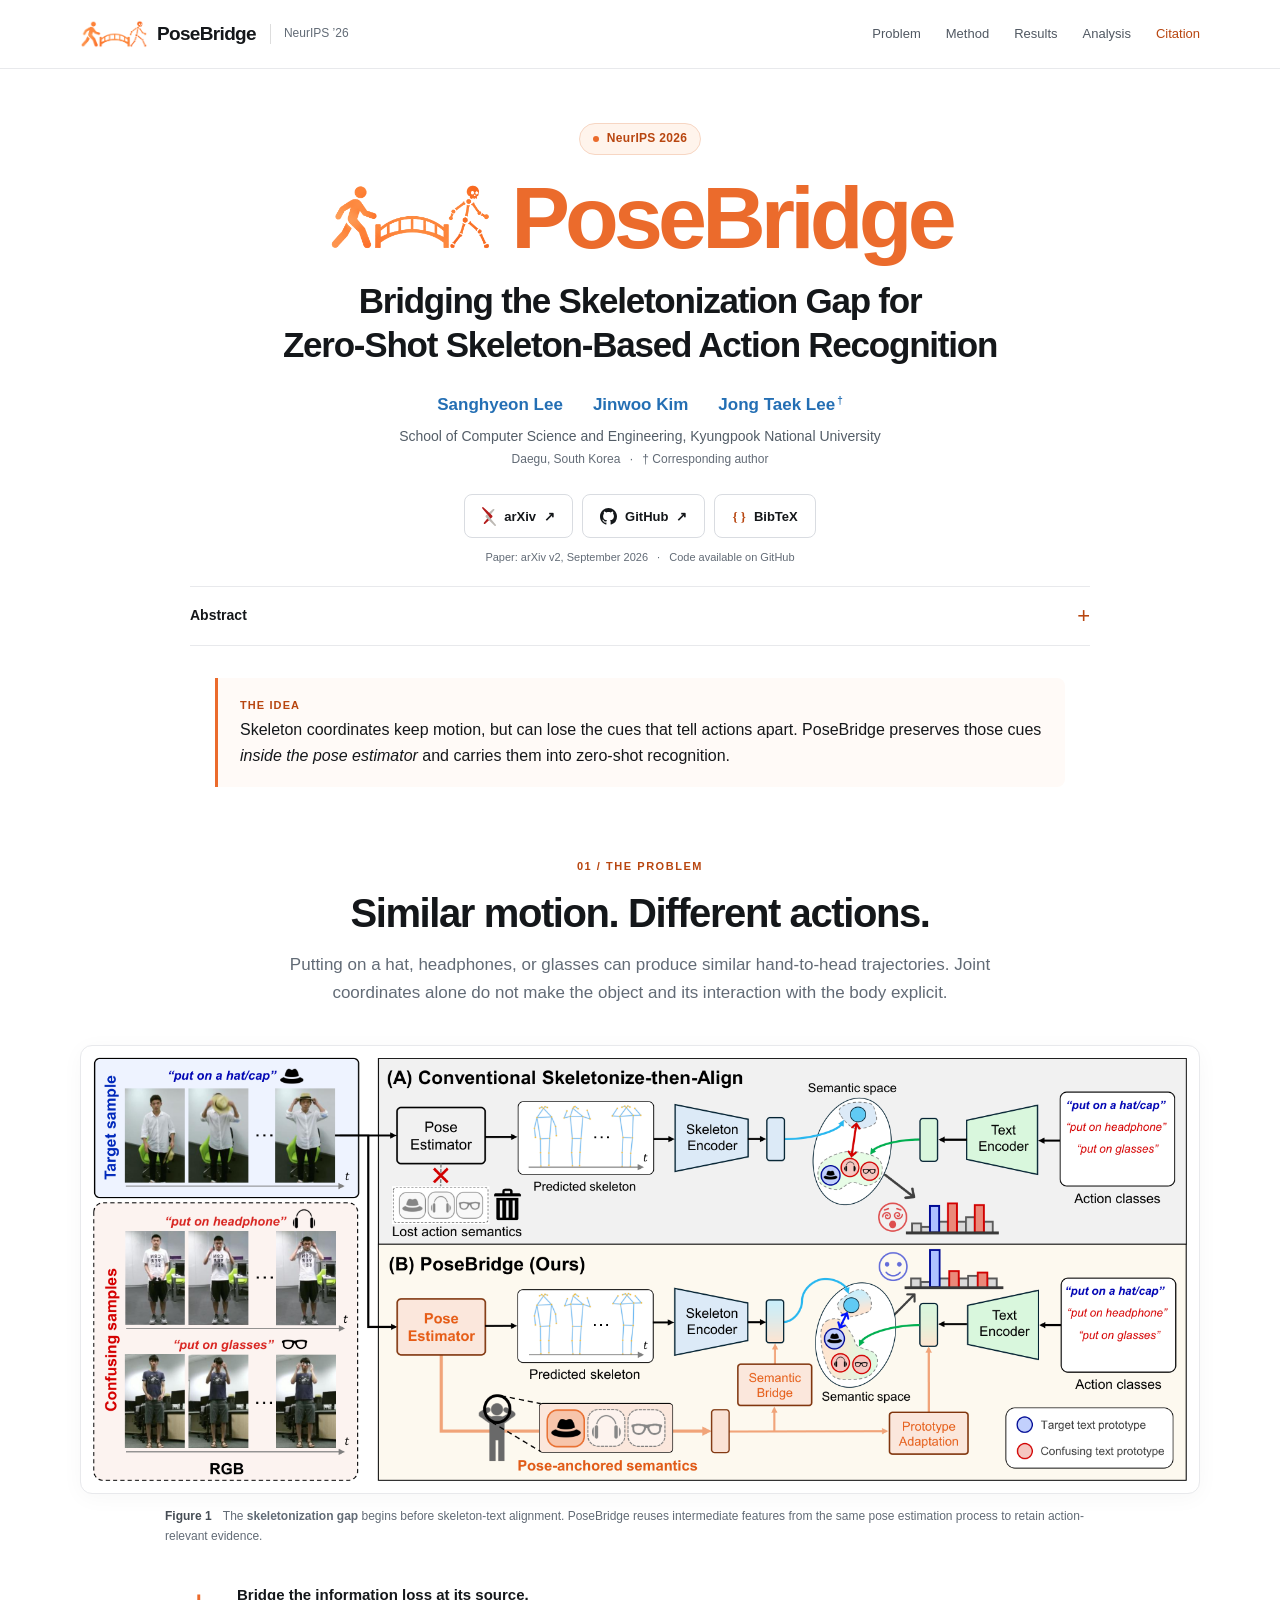
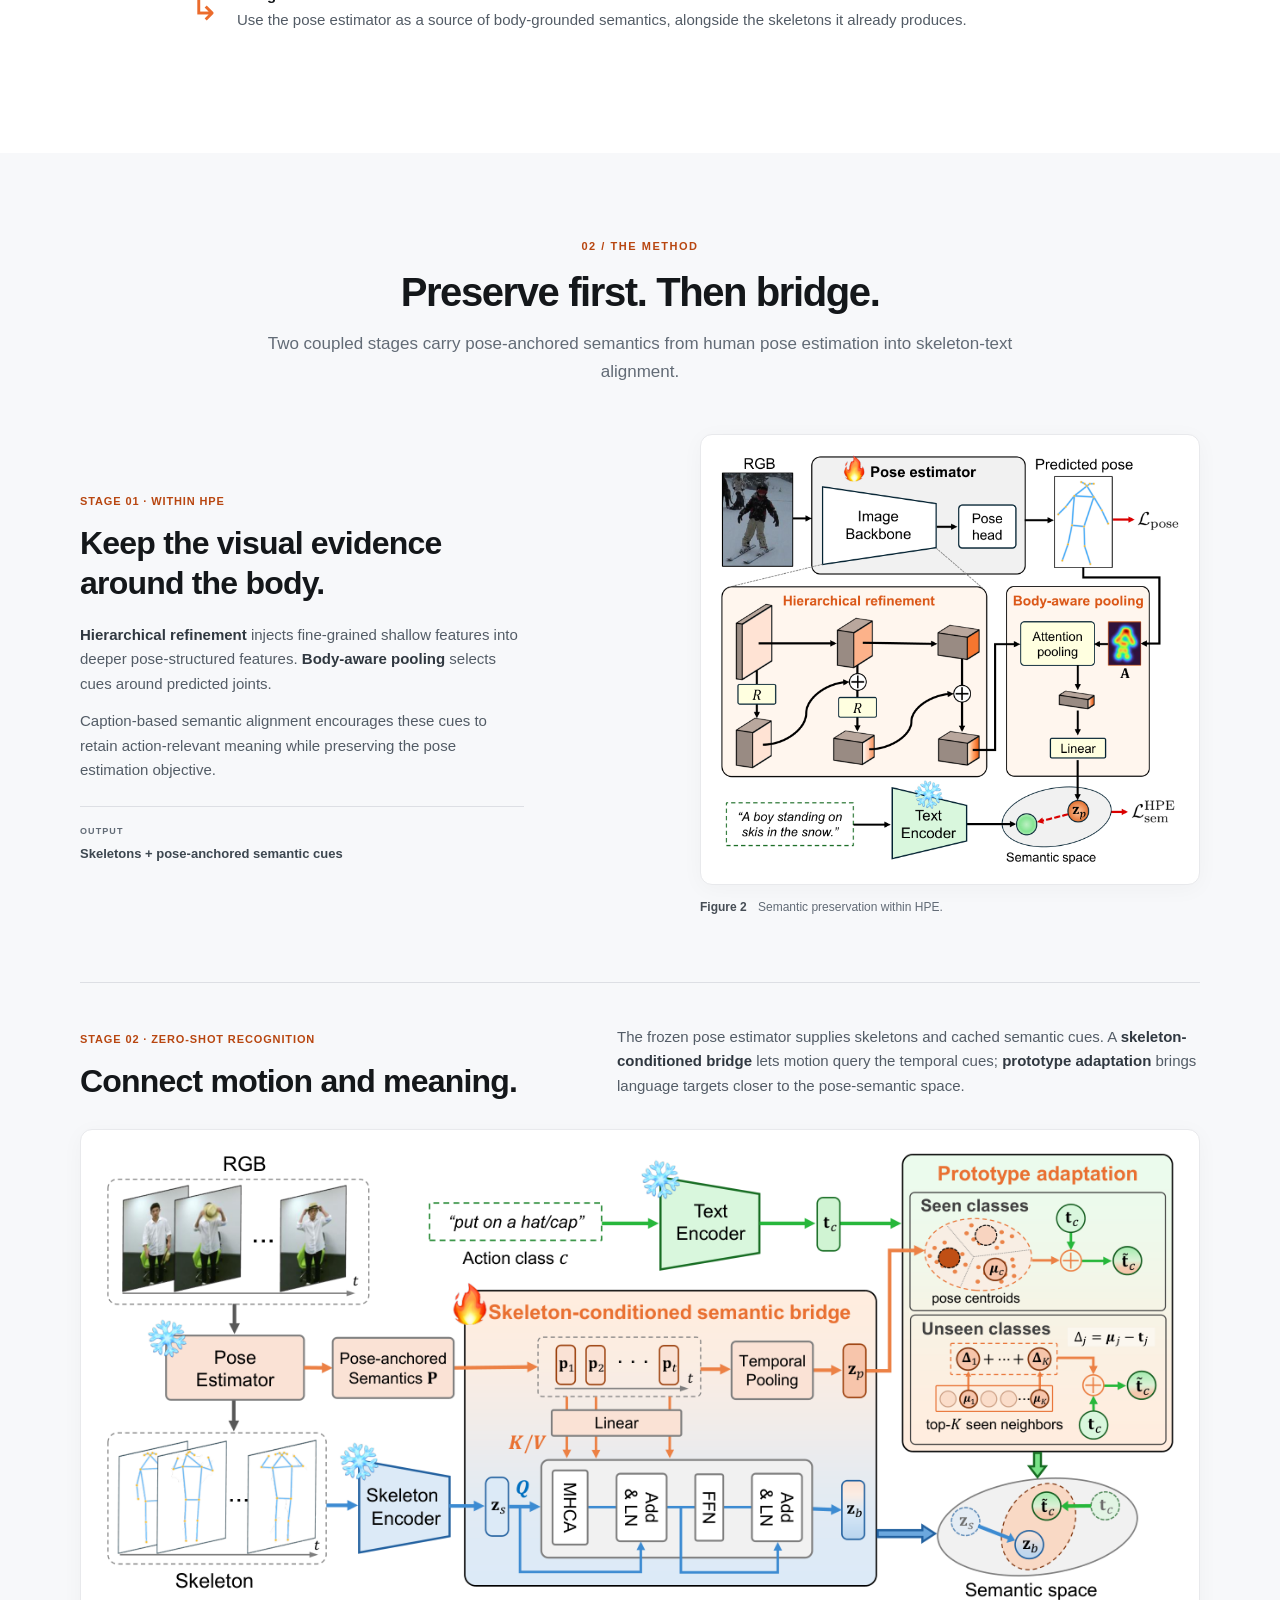
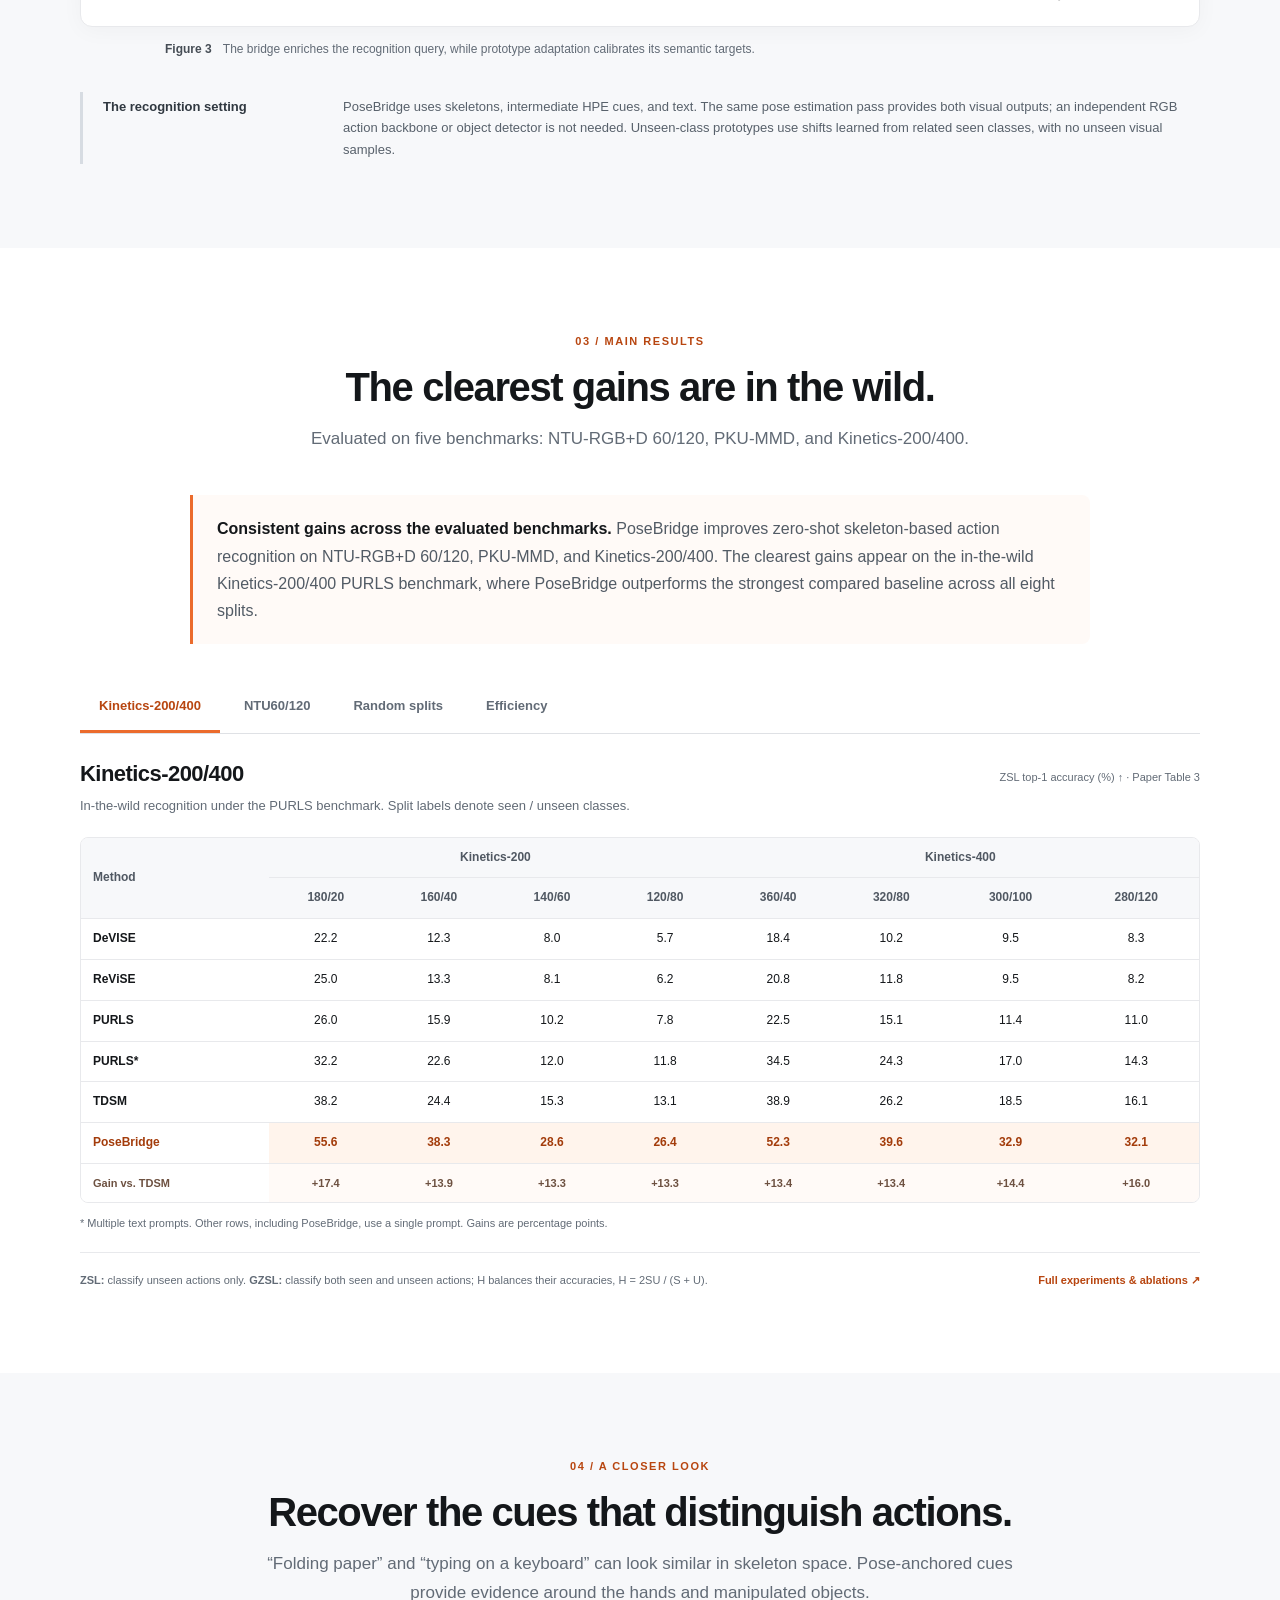
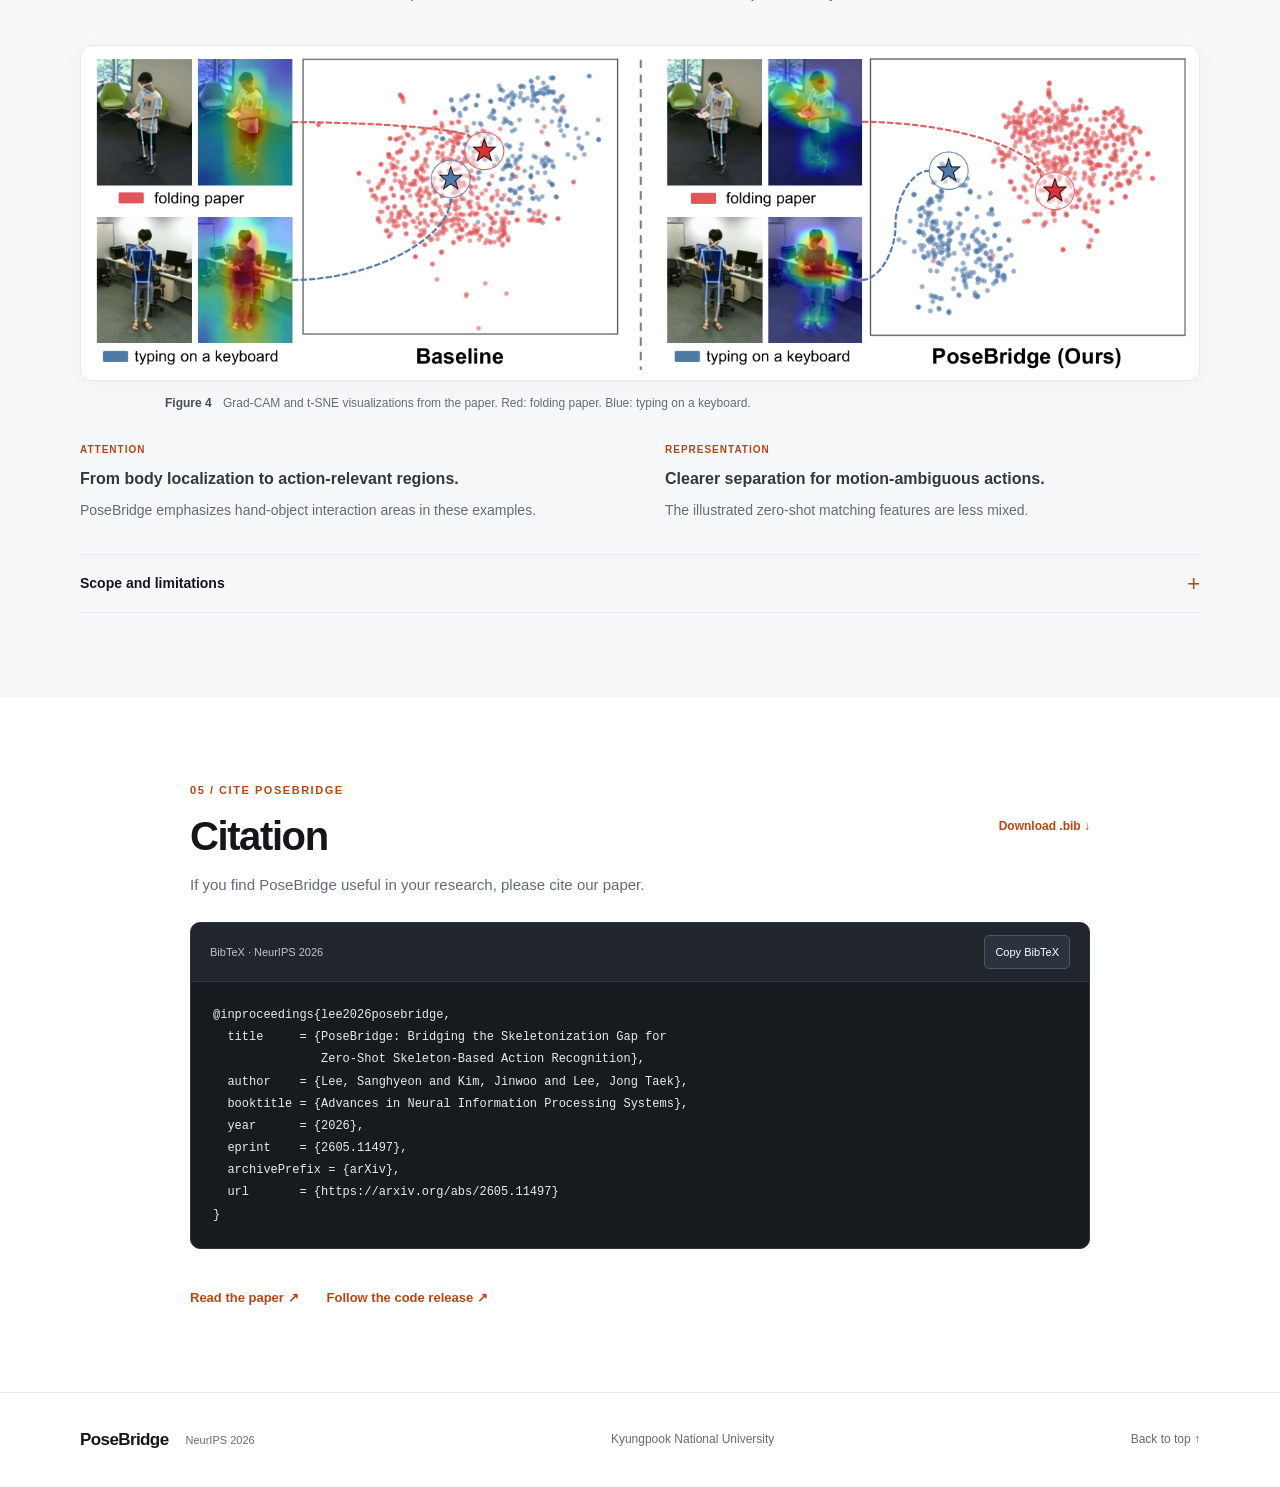
<file: docs/index.html>
<!doctype html>
<html lang="en">
<head>
  <meta charset="utf-8">
  <meta name="viewport" content="width=device-width,initial-scale=1">
  <meta name="description" content="PoseBridge preserves action-relevant visual cues inside human pose estimation and bridges them to zero-shot skeleton-text alignment. NeurIPS 2026.">
  <meta name="theme-color" content="#ffffff">
  <meta property="og:title" content="PoseBridge | NeurIPS 2026">
  <meta property="og:description" content="Bridging the Skeletonization Gap for Zero-Shot Skeleton-Based Action Recognition.">
  <meta property="og:image" content="https://hyeon0819.github.io/PoseBridge/assets/figure1.png">
  <meta property="og:type" content="website">
  <meta property="og:url" content="https://hyeon0819.github.io/PoseBridge/">
  <link rel="canonical" href="https://hyeon0819.github.io/PoseBridge/">
  <meta name="citation_title" content="PoseBridge: Bridging the Skeletonization Gap for Zero-Shot Skeleton-Based Action Recognition">
  <meta name="citation_author" content="Sanghyeon Lee">
  <meta name="citation_author" content="Jinwoo Kim">
  <meta name="citation_author" content="Jong Taek Lee">
  <meta name="citation_publication_date" content="2026">
  <meta name="citation_conference_title" content="Advances in Neural Information Processing Systems">
  <meta name="citation_pdf_url" content="https://arxiv.org/pdf/2605.11497v2">
  <link rel="icon" href="assets/favicon.svg?v=3" type="image/svg+xml">
  <style>
:root{--ink:#14171a;--muted:#626b76;--line:#e8e9ec;--soft:#f7f8fa;--orange:#eb6b2c;--orange-dark:#b84610;--orange-soft:#fff4ec;--blue:#246fb4;--max:1120px}
*{box-sizing:border-box}html{scroll-behavior:smooth;scroll-padding-top:82px}body{margin:0;color:var(--ink);background:#fff;font-family:Inter,ui-sans-serif,-apple-system,BlinkMacSystemFont,"Segoe UI",Helvetica,Arial,sans-serif;line-height:1.65;-webkit-font-smoothing:antialiased}a{color:inherit;text-underline-offset:4px}button{font:inherit}button,a{-webkit-tap-highlight-color:transparent}button{cursor:pointer}img{display:block;max-width:100%;height:auto}button:focus-visible,a:focus-visible,summary:focus-visible,[tabindex]:focus-visible{outline:3px solid var(--blue);outline-offset:4px}button:disabled{cursor:default}.container{width:min(var(--max),calc(100% - 48px));margin:0 auto}.narrow{max-width:900px}.sr-only,.skip-link:not(:focus){position:absolute;width:1px;height:1px;padding:0;margin:-1px;overflow:hidden;clip:rect(0,0,0,0);white-space:nowrap;border:0}.skip-link:focus{position:fixed;top:12px;left:12px;background:#fff;padding:12px;z-index:100}h1,h2,h3,p,figure{margin:0}h2{font-size:clamp(29px,3.2vw,40px);line-height:1.2;letter-spacing:-.035em}h3{font-size:28px;line-height:1.25;letter-spacing:-.025em}
.nav{position:sticky;top:0;z-index:20;background:rgba(255,255,255,.96);border-bottom:1px solid var(--line);backdrop-filter:blur(12px)}.nav-inner{width:min(var(--max),calc(100% - 48px));min-height:68px;margin:auto;display:flex;align-items:center;justify-content:space-between;gap:20px}.brand{display:inline-flex;gap:9px;align-items:center;font-size:19px;font-weight:800;text-decoration:none;letter-spacing:-.035em}.brand svg{color:var(--orange)}.nav-venue{font-weight:500;font-size:12px;color:var(--muted);letter-spacing:0;border-left:1px solid #ddd;padding-left:13px;margin-left:5px}.nav-links{display:flex;gap:25px;align-items:center}.nav-links a{font-size:13px;text-decoration:none;color:#505862;padding:20px 0}.nav-links a:hover,.nav-links a.active{color:var(--orange-dark)}.menu-toggle{display:none}
.hero{text-align:center;padding:54px 0 0}.venue-pill{display:inline-flex;gap:8px;align-items:center;padding:5px 13px;border:1px solid #f7d6c3;border-radius:999px;color:var(--orange-dark);background:var(--orange-soft);font-size:12px;font-weight:700;letter-spacing:.025em}.venue-dot{width:6px;height:6px;background:var(--orange);border-radius:50%}h1{color:var(--orange);font-size:clamp(56px,7.5vw,88px);line-height:1.08;letter-spacing:-.055em;margin:15px 0 14px;font-weight:780}.paper-title{font-size:clamp(24px,3vw,35px);font-weight:650;letter-spacing:-.035em;line-height:1.25;max-width:1000px;margin:auto}.authors{display:flex;justify-content:center;flex-wrap:wrap;gap:6px 30px;margin-top:25px;font-size:17px;font-weight:600;color:var(--blue)}.authors a{text-decoration:none}.authors a:hover{text-decoration:underline}.authors sup{font-size:10px;margin-left:2px}.affiliation{font-size:14px;color:#535d67;margin-top:6px}.corresponding{font-size:12px;color:var(--muted);margin-top:2px}.corresponding span,.resource-note span{margin:0 6px}.link-row{display:flex;gap:9px;flex-wrap:wrap;justify-content:center;margin-top:24px}.resource-logo{display:block;width:17px;height:17px;object-fit:contain;flex:none}.arxiv-logo{width:14px;height:19px}.github-logo{width:17px;height:17px}.paper-button{display:inline-flex;align-items:center;justify-content:center;gap:8px;min-height:44px;padding:0 17px;border:1px solid #d9dce1;border-radius:8px;background:#fff;text-decoration:none;font-size:13px;font-weight:650;transition:transform .15s,border-color .15s}.paper-button:hover{transform:translateY(-2px);border-color:#aeb5bc}.paper-button.primary{background:var(--ink);color:white;border-color:var(--ink)}.button-icon{font-weight:700;font-family:Georgia,serif;color:var(--orange-dark)}.resource-note{font-size:11px;margin-top:10px;color:var(--muted)}.hero-abstract{margin-top:20px;text-align:left}.hero-abstract .abstract-body a{color:var(--orange-dark);overflow-wrap:anywhere}.tldr{max-width:850px;margin:32px auto 0;padding:18px 22px;border-left:3px solid var(--orange);border-radius:0 8px 8px 0;background:#fffaf7;text-align:left;font-size:16px;line-height:1.65}.tldr strong{display:block;font-size:11px;color:var(--orange-dark);text-transform:uppercase;letter-spacing:.1em;margin-bottom:3px}
.section{padding:84px 0;scroll-margin-top:18px}.problem-section{padding-top:70px}.soft-bg{background:var(--soft)}.section-heading{max-width:770px;text-align:center;margin:0 auto 38px}.section-heading h2{margin-bottom:14px}.section-heading p{color:var(--muted);font-size:17px;line-height:1.65}.eyebrow{display:block;margin-bottom:13px;font-weight:750;font-size:11px;color:var(--orange-dark);letter-spacing:.14em}.wide-figure{margin:0}.figure-button{position:relative;display:block;border:1px solid var(--line);padding:10px;background:#fff;border-radius:12px;width:100%;overflow:hidden;text-align:left;box-shadow:0 4px 22px rgba(20,23,26,.035)}.figure-button img{width:100%}.figure-button:hover{border-color:#d1b5a6}.zoom-hint{position:absolute;right:9px;bottom:9px;padding:4px 8px;background:rgba(255,255,255,.96);border:1px solid #e5e5e5;border-radius:5px;color:#505862;font-size:10px;line-height:1.5;opacity:0;transition:opacity .15s}.figure-button:hover .zoom-hint,.figure-button:focus-visible .zoom-hint{opacity:1}figcaption{max-width:950px;margin:13px auto 0;font-size:12px;line-height:1.65;color:var(--muted)}.figure-label{font-weight:750;color:#464d55;margin-right:8px}.takeaway{display:flex;gap:18px;align-items:center;max-width:900px;margin:32px auto;color:#525b65;font-size:15px}.takeaway strong{display:block;color:var(--ink)}.takeaway-marker{font-size:35px;color:var(--orange)}details{max-width:900px;margin:auto;border-top:1px solid var(--line);border-bottom:1px solid var(--line)}summary{list-style:none;display:flex;justify-content:space-between;align-items:center;cursor:pointer;padding:17px 0;font-size:14px;font-weight:600}summary::-webkit-details-marker{display:none}summary span{font-size:22px;line-height:1;font-weight:400;color:var(--orange-dark)}details[open] summary span{transform:rotate(45deg)}.abstract-body{padding:0 0 20px;color:#4c555f;font-size:15px}.abstract-body p+p{margin-top:13px}
.method-block{display:grid;grid-template-columns:.85fr 1.15fr;gap:75px;align-items:center;margin:48px 0 64px}.method-copy h3{margin:9px 0 20px;font-size:32px}.step-number{font-size:11px;font-weight:750;color:var(--orange-dark);letter-spacing:.08em}.method-copy p{font-size:15px;color:#535c66;margin:12px 0}.method-copy strong,.method-two-heading strong{color:#303840}.method-figure{max-width:500px;justify-self:end}.method-figure .figure-button{padding:18px}.stage-output{border-top:1px solid #dddfe4;padding-top:17px;margin-top:23px;color:#3d4750;font-size:13px;font-weight:550}.stage-output span{display:block;font-size:9px;letter-spacing:.12em;color:var(--muted);margin-bottom:4px}.method-stage-two{border-top:1px solid #dddfe4;padding-top:42px}.method-two-heading{display:grid;grid-template-columns:.9fr 1.1fr;gap:60px;align-items:start;margin-bottom:28px}.method-two-heading h3{margin-top:10px;font-size:32px}.method-two-heading p{font-size:15px;color:#535c66}.method-stage-two .figure-button{padding:22px}.protocol{display:grid;grid-template-columns:210px 1fr;gap:30px;margin-top:32px;border-left:3px solid #d7dce2;padding:4px 0 4px 20px;font-size:13px;color:#58616b}.protocol strong{color:#303840}.protocol p{margin:0}
.results-intro{display:grid;grid-template-columns:1.15fr .85fr;align-items:center;gap:60px;margin:42px 0}.results-summary-copy{display:block;max-width:900px;margin:42px auto 38px;padding:20px 24px;border-left:3px solid var(--orange);border-radius:0 8px 8px 0;background:#fffaf7}.results-summary-copy p{font-size:16px;line-height:1.7;color:#525b65}.results-summary-copy strong{color:var(--ink)}.lead-stat strong{display:block;font-size:clamp(40px,4.9vw,60px);line-height:1.1;letter-spacing:-.055em;color:var(--orange-dark)}.lead-stat strong span{font-size:21px;letter-spacing:0;margin-left:8px}.lead-stat p{font-size:14px;line-height:1.6;color:var(--muted);margin-top:12px}.result-summary{border-left:1px solid var(--line);padding-left:40px}.result-summary p{font-size:14px}.result-summary p+p{margin-top:18px}.result-summary strong{font-size:26px;letter-spacing:-.035em;margin-right:8px}.result-summary span{display:block;font-size:12px;color:var(--muted);margin-top:-2px}.result-tabs{display:flex;gap:5px;border-bottom:1px solid #dfe1e5;overflow-x:auto;scrollbar-width:thin}.result-tabs button{border:0;background:transparent;padding:13px 19px;font-size:13px;white-space:nowrap;color:var(--muted);border-bottom:3px solid transparent;font-weight:600}.result-tabs button[aria-selected=true]{color:var(--orange-dark);border-color:var(--orange)}.result-tabs button:hover{background:var(--orange-soft)}.result-tabs button:focus-visible{outline-offset:-4px}.result-panel{padding:26px 0 20px;min-height:385px}.result-panel[hidden]{display:none}.panel-title{display:flex;justify-content:space-between;align-items:baseline;gap:16px}.panel-title h3{font-size:22px;letter-spacing:-.025em}.panel-title span{font-size:11px;color:var(--muted)}.panel-description{font-size:13px;color:var(--muted);margin:8px 0 20px;max-width:850px}.table-wrap{max-width:100%;overflow:auto;border:1px solid var(--line);border-radius:8px;scrollbar-width:thin}table{border-collapse:collapse;width:100%;font-size:12px;white-space:nowrap;font-variant-numeric:tabular-nums}th,td{padding:10px 12px;border-bottom:1px solid var(--line);text-align:center}thead th{font-weight:650;background:#f7f8fa;color:#505862}tbody tr>:first-child,thead tr:first-child>th:first-child{text-align:left;position:sticky;left:0;background:white;z-index:1}thead tr:first-child>th:first-child{background:#f7f8fa}tbody th{font-weight:550}tbody tr:last-child>*{border-bottom:0}tr.ours>*{background:var(--orange-soft);color:#a33c0b;font-weight:750}tr.gain>*{font-size:11px;font-weight:600;color:#6d5141;background:#fffaf7}.table-note{font-size:11px;color:var(--muted);line-height:1.65;margin-top:11px;max-width:950px}.evaluation-note{display:flex;align-items:start;justify-content:space-between;gap:25px;border-top:1px solid var(--line);padding-top:18px;font-size:11px;color:var(--muted)}.evaluation-note p{max-width:680px}.evaluation-note a{white-space:nowrap;text-decoration:none;color:var(--orange-dark);font-weight:650}
.analysis-observations{display:grid;grid-template-columns:1fr 1fr;gap:50px;margin:28px 0 32px}.analysis-observations p{font-size:14px;color:var(--muted)}.analysis-observations span{display:block;color:var(--orange-dark);font-size:10px;letter-spacing:.1em;font-weight:750;margin-bottom:8px}.analysis-observations strong{display:block;color:#303840;font-size:16px;margin-bottom:6px;font-weight:650}.scope-details{max-width:none}.scope-details p{font-size:13px;color:var(--muted);padding-bottom:18px;max-width:950px}.citation-heading{display:flex;align-items:center;justify-content:space-between;gap:20px}.citation-heading h2{margin-bottom:13px}.download-bib{font-size:12px;white-space:nowrap;color:var(--orange-dark);text-decoration:none;font-weight:600}.narrow>p{font-size:15px;color:var(--muted)}.codebox{margin-top:24px;border:1px solid #30363d;border-radius:10px;overflow:hidden;background:#171a1f}.codebox-bar{display:flex;justify-content:space-between;align-items:center;gap:12px;padding:12px 19px;background:#21262d;border-bottom:1px solid #343941;color:#bdc4cd;font-size:11px}.codebox pre{margin:0;padding:22px;overflow:auto;color:#e8ecf1;font:12px/1.85 ui-monospace,SFMono-Regular,Menlo,Consolas,monospace;tab-size:2}#copyBib{border:1px solid #515965;border-radius:5px;background:#2c333e;color:white;padding:6px 10px;font-size:11px;min-height:34px}#copyBib:hover{background:#3b4554}.narrow>.copy-status{font-size:11px;min-height:22px;margin-top:4px}.closing-links{display:flex;gap:28px;font-size:13px;margin-top:12px}.closing-links a{color:var(--orange-dark);text-decoration:none;font-weight:600}.closing-links a:hover,.download-bib:hover{text-decoration:underline}footer{border-top:1px solid var(--line)}.footer-inner{min-height:94px;display:flex;align-items:center;justify-content:space-between;gap:20px;color:var(--muted);font-size:12px}.footer-inner .brand{color:var(--ink);font-size:17px}.footer-venue{color:var(--muted);font-weight:400;font-size:11px;letter-spacing:0;padding-left:8px}.footer-inner>a:last-child{text-decoration:none}
dialog{width:min(1500px,96vw);max-width:96vw;max-height:94dvh;padding:0;border:1px solid #d9dce1;border-radius:12px;color:var(--ink);box-shadow:0 20px 90px #0003}dialog::backdrop{background:rgba(15,20,26,.76);backdrop-filter:blur(4px)}.dialog-toolbar{display:flex;align-items:center;justify-content:space-between;gap:20px;padding:15px 20px;border-bottom:1px solid var(--line);position:sticky;top:0;background:#fff;z-index:1}.dialog-toolbar h2{font-size:17px;letter-spacing:-.02em}.dialog-toolbar button{background:var(--soft);border:1px solid #d7dce1;border-radius:6px;padding:7px 12px;font-size:12px;white-space:nowrap;min-height:38px}.dialog-image-wrap{overflow:auto;padding:24px;max-height:75dvh}.dialog-image-wrap img{width:auto;max-width:none;min-width:min(800px,80vw);margin:auto}.dialog-note{font-size:11px;padding:0 20px 15px;color:var(--muted)}.dialog-note a{margin-left:10px}
@media(hover:none){.zoom-hint{opacity:1}}
@media(min-width:1500px){.hero{padding-top:68px}}
@media(max-width:900px){.nav-venue{display:none}.nav-links{gap:20px}.method-block{gap:35px;grid-template-columns:1fr 1fr}.method-copy h3,.method-two-heading h3{font-size:28px}.method-two-heading{gap:30px}.method-stage-two .figure-button{padding:14px}.protocol{grid-template-columns:170px 1fr}.result-panel{min-height:400px}.evaluation-note{flex-direction:column;gap:8px}.panel-title{align-items:flex-start;flex-direction:column;gap:4px}.results-intro{gap:30px}.result-summary{padding-left:25px}}
@media(max-width:680px){html{scroll-padding-top:76px}.container,.nav-inner{width:calc(100% - 32px)}.nav-inner{min-height:60px;position:relative}.nav-venue{display:inline;font-size:10px;padding-left:9px;margin-left:0}.brand{font-size:17px;gap:6px}.brand svg{width:23px}.menu-toggle{display:flex;align-items:center;gap:8px;padding:8px 10px;background:#fff;border:1px solid #dde0e4;border-radius:6px;font-size:12px;min-height:40px}.nav-links{display:none;position:absolute;top:60px;left:-16px;right:-16px;background:#fff;border-bottom:1px solid var(--line);padding:8px 16px 16px;box-shadow:0 8px 12px #00000005}.nav-links.open{display:flex;flex-direction:column;align-items:stretch;gap:0}.nav-links a{padding:11px 12px;border-radius:4px}.nav-links a:hover{background:var(--orange-soft)}.hero{padding-top:38px}h1{font-size:60px;margin-top:17px}.paper-title{font-size:25px;line-height:1.28;max-width:520px}.desktop-break{display:none}.authors{font-size:15px;gap:6px 18px;margin-top:22px}.affiliation{font-size:12px;max-width:350px;margin:9px auto 0}.corresponding{font-size:10px;margin-top:5px}.link-row{gap:8px;margin:21px auto 0;max-width:440px}.paper-button{font-size:12px;padding:0 12px;min-height:44px}.resource-note{font-size:10px;margin-top:11px}.hero-abstract{margin-top:17px}.hero-abstract summary{padding:14px 0}.hero-abstract .abstract-body{padding-bottom:17px}.tldr{font-size:14px;padding:16px 17px;margin-top:26px}.section{padding:56px 0}.problem-section{padding-top:48px}.section-heading{margin-bottom:25px}.section-heading p{font-size:15px}.section-heading h2{margin-bottom:12px}.eyebrow{font-size:10px;margin-bottom:10px}.figure-button{padding:6px;border-radius:8px}.zoom-hint{opacity:1;font-size:9px;padding:3px 6px;right:6px;bottom:6px}figcaption{font-size:11px;margin-top:10px}.takeaway{font-size:13px;gap:12px;margin:24px auto}.takeaway-marker{font-size:28px}.abstract-body{font-size:14px}.method-block{grid-template-columns:1fr;gap:25px;margin:34px 0 40px}.method-copy h3{font-size:29px;margin-bottom:14px}.method-copy p{font-size:14px}.method-figure{justify-self:center;max-width:480px;width:100%}.method-figure .figure-button{padding:14px}.method-two-heading{grid-template-columns:1fr;gap:15px;margin-bottom:22px}.method-two-heading h3{font-size:29px}.method-two-heading p{font-size:14px}.method-stage-two{padding-top:32px}.method-stage-two .figure-button{padding:7px}.protocol{grid-template-columns:1fr;gap:7px;margin-top:25px;font-size:12px;padding-left:14px}.results-intro{grid-template-columns:1fr;gap:25px;margin:30px 0}.results-summary-copy{margin:28px auto 30px;padding:16px 17px}.results-summary-copy p{font-size:14px;line-height:1.7}.lead-stat strong{font-size:48px}.lead-stat strong span{font-size:18px}.lead-stat p{font-size:12px;margin-top:8px}.result-summary{padding:18px 0 0;border-left:0;border-top:1px solid var(--line);display:grid;grid-template-columns:1fr 1fr;gap:20px}.result-summary p{font-size:12px}.result-summary p+p{margin:0}.result-summary strong{display:block;font-size:28px}.result-summary span{font-size:10px;margin-top:3px}.result-tabs{gap:0}.result-tabs button{padding:12px 13px;font-size:12px}.result-tabs button:first-child{padding-left:0}.result-panel{padding-top:22px;min-height:0}.panel-title h3{font-size:21px}.panel-title span{font-size:10px}.panel-description{font-size:12px;margin-bottom:15px}table{font-size:11px}th,td{padding:9px 11px}.table-note{font-size:10px}.table-wrap{border-radius:6px}.evaluation-note{font-size:10px;line-height:1.7;margin-top:4px}.analysis-observations{grid-template-columns:1fr;gap:24px;margin:25px 0}.analysis-observations p{font-size:13px}.analysis-observations strong{font-size:15px}.scope-details p{font-size:12px}.citation-heading{align-items:start;flex-direction:column;gap:0;margin-bottom:16px}.citation-heading h2{margin-bottom:10px}.download-bib{font-size:11px}.narrow>p{font-size:13px}.codebox pre{font-size:11px;padding:17px;line-height:1.8}.codebox-bar{padding:10px 13px;font-size:10px}.closing-links{gap:20px;font-size:11px;flex-wrap:wrap}.footer-inner{min-height:120px;padding:24px 0;flex-wrap:wrap;gap:12px}.footer-inner .brand{width:100%}.footer-inner>span{font-size:11px}.footer-inner>a:last-child{font-size:11px}.dialog-toolbar{padding:12px;gap:10px}.dialog-toolbar h2{font-size:14px}.dialog-image-wrap{padding:15px}.dialog-note{padding:0 12px 12px;font-size:10px}}
@media(max-width:370px){.nav-venue{display:none}h1{font-size:53px}.paper-title{font-size:23px}.authors{gap:6px 13px;font-size:14px}.paper-button{padding:0 10px}.lead-stat strong{font-size:42px}.result-summary{gap:12px}}
@media(prefers-reduced-motion:reduce){html{scroll-behavior:auto}*,*::before,*::after{transition:none!important}}


/* PoseBridge visual mark: navigation + main project title */
.brand-icon{display:block;width:68px;height:auto;flex:none;object-fit:contain}
.hero-title{display:flex;align-items:center;justify-content:center;gap:18px}
.hero-icon{display:block;width:clamp(110px,13vw,165px);height:auto;flex:none;object-fit:contain}
.hero-title span{white-space:nowrap}
@media(max-width:680px){.brand-icon{width:55px}.hero-title{gap:10px;font-size:clamp(34px,9vw,56px)}.hero-icon{width:clamp(76px,16vw,95px)}}
@media(max-width:420px){.nav-venue{display:none}}
</style>
  <title>PoseBridge | NeurIPS 2026</title>
</head>
<body>
  <a class="skip-link" href="#main">Skip to content</a>
  <nav class="nav" aria-label="Primary navigation">
    <div class="nav-inner">
      <a class="brand" href="#top" aria-label="PoseBridge home"><img class="brand-icon" src="assets/posebridge-logo.png" width="1216" height="515" alt="" aria-hidden="true">PoseBridge<span class="nav-venue">NeurIPS ’26</span></a>
      <button class="menu-toggle" type="button" aria-expanded="false" aria-controls="nav-links">Menu <span aria-hidden="true">☰</span></button>
      <div class="nav-links" id="nav-links"><a href="#problem">Problem</a><a href="#method">Method</a><a href="#results">Results</a><a href="#analysis">Analysis</a><a href="#citation">Citation</a></div>
    </div>
  </nav>
  <main id="main">
    <header id="top" class="hero container">
      <div class="venue-pill"><span class="venue-dot" aria-hidden="true"></span> NeurIPS 2026</div>
      <h1 class="hero-title"><img class="hero-icon" src="assets/posebridge-logo.png" width="1216" height="515" alt="" aria-hidden="true"><span>PoseBridge</span></h1>
      <p class="paper-title">Bridging the Skeletonization Gap for<br class="desktop-break"> Zero-Shot Skeleton-Based Action Recognition</p>
      <div class="authors" aria-label="Authors">
        <a href="https://sites.google.com/view/sang-hyeon-lee" target="_blank" rel="noopener noreferrer">Sanghyeon Lee</a>
        <a href="https://scholar.google.co.kr/citations?user=WdOolEsAAAAJ&amp;hl=ko&amp;oi=sra" target="_blank" rel="noopener noreferrer">Jinwoo Kim</a>
        <a href="https://sites.google.com/view/k-vislab" target="_blank" rel="noopener noreferrer">Jong Taek Lee<sup>†</sup></a>
      </div>
      <p class="affiliation">School of Computer Science and Engineering, Kyungpook National University</p>
      <p class="corresponding">Daegu, South Korea <span aria-hidden="true">·</span> † Corresponding author</p>
      <div class="link-row">
        <a class="paper-button" href="https://arxiv.org/abs/2605.11497" target="_blank" rel="noopener noreferrer"><svg class="resource-logo arxiv-logo" viewBox="0 0 17.732 24.269" aria-hidden="true"><g><path d="M573.549,280.916l2.266,2.738,6.674-7.84c.353-.47.52-.717.353-1.117a1.218,1.218,0,0,0-1.061-.748h0a.953.953,0,0,0-.712.262Z" transform="translate(-566.984 -271.548)" fill="#bdb9b4"/><path d="M579.525,282.225l-10.606-10.174a1.413,1.413,0,0,0-.834-.5,1.09,1.09,0,0,0-1.027.66c-.167.4-.047.681.319,1.206l8.44,10.242h0l-6.282,7.716a1.336,1.336,0,0,0-.323,1.3,1.114,1.114,0,0,0,1.04.69A.992.992,0,0,0,571,293l8.519-7.92A1.924,1.924,0,0,0,579.525,282.225Z" transform="translate(-566.984 -271.548)" fill="#b31b1b"/><path d="M584.32,293.912l-8.525-10.275,0,0L573.53,280.9l-1.389,1.254a2.063,2.063,0,0,0,0,2.965l10.812,10.419a.925.925,0,0,0,.742.282,1.039,1.039,0,0,0,.953-.667A1.261,1.261,0,0,0,584.32,293.912Z" transform="translate(-566.984 -271.548)" fill="#bdb9b4"/></g></svg><span>arXiv</span><span aria-hidden="true">&#8599;</span></a>
        <a class="paper-button" href="https://github.com/hyeon0819/PoseBridge" target="_blank" rel="noopener noreferrer"><svg class="resource-logo github-logo" viewBox="0 0 16 16" aria-hidden="true"><path fill="currentColor" d="M8 0C3.58 0 0 3.58 0 8c0 3.54 2.29 6.53 5.47 7.59.4.07.55-.17.55-.38 0-.19-.01-.82-.01-1.49-2.01.37-2.53-.49-2.69-.94-.09-.23-.48-.94-.82-1.13-.28-.15-.68-.52-.01-.53.63-.01 1.08.58 1.23.82.72 1.21 1.87.87 2.33.66.07-.52.28-.87.51-1.07-1.78-.2-3.64-.89-3.64-3.95 0-.87.31-1.59.82-2.15-.08-.2-.36-1.02.08-2.12 0 0 .67-.21 2.2.82.64-.18 1.32-.27 2-.27s1.36.09 2 .27c1.53-1.04 2.2-.82 2.2-.82.44 1.1.16 1.92.08 2.12.51.56.82 1.27.82 2.15 0 3.07-1.87 3.75-3.65 3.95.29.25.54.73.54 1.48 0 1.07-.01 1.93-.01 2.2 0 .21.15.46.55.38A8.013 8.013 0 0 0 16 8c0-4.42-3.58-8-8-8z"/></svg>GitHub <span aria-hidden="true">↗</span></a>
        <a class="paper-button" href="#citation"><span class="button-icon" aria-hidden="true">{ }</span>BibTeX</a>
      </div>
      <p class="resource-note">Paper: arXiv v2, September 2026 <span aria-hidden="true">·</span> Code available on GitHub</p>
      <details class="abstract hero-abstract"><summary>Abstract <span aria-hidden="true">+</span></summary><div class="abstract-body"><p>Zero-shot skeleton-based action recognition (ZSSAR) is typically treated as a skeleton-text alignment problem: encode joint-coordinate sequences, align them with language, and classify unseen actions. We argue that this alignment is often too late. Skeletons are not complete action observations, but compressed outputs of human pose estimation (HPE); by the time alignment begins, human-object interactions and pose-relative visual cues may no longer be explicit. We call this upstream semantic loss. To address it, we propose PoseBridge, an HPE-aware ZSSAR framework that bridges intermediate HPE representations to skeleton-text alignment. Rather than adding an RGB action branch or object detector, PoseBridge extracts pose-anchored semantic cues from the same HPE process that produces skeletons, then transfers them through skeleton-conditioned bridging and semantic prototype adaptation. Across NTU-RGB+D 60/120, PKU-MMD, and Kinetics-200/400, PoseBridge improves ZSSAR performance under the evaluated protocols. On the Kinetics-200/400 PURLS benchmark, which contains in-the-wild videos with diverse scenes and action contexts, PoseBridge achieves substantial gains over prior ZSSAR methods, outperforming the strongest compared baseline by 13.3-17.4 points across all eight splits. Code is available at <a href="https://github.com/hyeon0819/PoseBridge" target="_blank" rel="noopener noreferrer">https://github.com/hyeon0819/PoseBridge</a>.</p></div></details>
      <p class="tldr"><strong>The idea</strong> Skeleton coordinates keep motion, but can lose the cues that tell actions apart. PoseBridge preserves those cues <em>inside the pose estimator</em> and carries them into zero-shot recognition.</p>
    </header>

    <section id="problem" class="section problem-section container">
      <div class="section-heading"><span class="eyebrow">01 / THE PROBLEM</span><h2>Similar motion. Different actions.</h2><p>Putting on a hat, headphones, or glasses can produce similar hand-to-head trajectories. Joint coordinates alone do not make the object and its interaction with the body explicit.</p></div>
      <figure class="wide-figure hero-figure">
        <button class="figure-button" data-figure="assets/figure1.png" data-title="The skeletonization gap" aria-label="Enlarge Figure 1: The skeletonization gap"><img src="assets/figure1.png" width="1758" height="685" alt="Conventional skeleton-text alignment loses object cues during pose estimation. PoseBridge preserves pose-anchored semantics to distinguish a hat, headphones, and glasses." fetchpriority="high"><span class="zoom-hint" aria-hidden="true">↗ Enlarge figure</span></button>
        <figcaption><span class="figure-label">Figure 1</span> The <strong>skeletonization gap</strong> begins before skeleton-text alignment. PoseBridge reuses intermediate features from the same pose estimation process to retain action-relevant evidence.</figcaption>
      </figure>
      <div class="takeaway"><span class="takeaway-marker" aria-hidden="true">↳</span><p><strong>Bridge the information loss at its source.</strong> Use the pose estimator as a source of body-grounded semantics, alongside the skeletons it already produces.</p></div>
    </section>

    <section id="method" class="section soft-bg">
      <div class="container">
        <div class="section-heading"><span class="eyebrow">02 / THE METHOD</span><h2>Preserve first. Then bridge.</h2><p>Two coupled stages carry pose-anchored semantics from human pose estimation into skeleton-text alignment.</p></div>
        <article class="method-block">
          <div class="method-copy"><span class="step-number">STAGE 01 · WITHIN HPE</span><h3>Keep the visual evidence<br>around the body.</h3><p><strong>Hierarchical refinement</strong> injects fine-grained shallow features into deeper pose-structured features. <strong>Body-aware pooling</strong> selects cues around predicted joints.</p><p>Caption-based semantic alignment encourages these cues to retain action-relevant meaning while preserving the pose estimation objective.</p><div class="stage-output"><span>OUTPUT</span> Skeletons + pose-anchored semantic cues</div></div>
          <figure class="method-figure"><button class="figure-button" data-figure="assets/figure_HPE.png" data-title="Stage 1: Learning pose-anchored semantics" aria-label="Enlarge Figure 2: Learning pose-anchored semantics"><img src="assets/figure_HPE.png" width="731" height="653" loading="lazy" alt="Multi-level pose estimator features undergo hierarchical refinement and body-aware pooling, then align with caption features from a frozen text encoder."><span class="zoom-hint" aria-hidden="true">↗ Enlarge figure</span></button><figcaption><span class="figure-label">Figure 2</span> Semantic preservation within HPE.</figcaption></figure>
        </article>
        <article class="method-stage-two">
          <div class="method-two-heading"><div><span class="step-number">STAGE 02 · ZERO-SHOT RECOGNITION</span><h3>Connect motion and meaning.</h3></div><p>The frozen pose estimator supplies skeletons and cached semantic cues. A <strong>skeleton-conditioned bridge</strong> lets motion query the temporal cues; <strong>prototype adaptation</strong> brings language targets closer to the pose-semantic space.</p></div>
          <figure class="wide-figure"><button class="figure-button" data-figure="assets/figure_ZSSAR.png" data-title="Stage 2: Bridging to skeleton-text alignment" aria-label="Enlarge Figure 3: The semantic bridge and prototype adaptation"><img src="assets/figure_ZSSAR.png" width="1247" height="525" loading="lazy" alt="Skeleton features query pose-anchored cues using cross-attention. Seen-class pose centroids adapt text prototypes; shifts from related seen classes adapt unseen prototypes."><span class="zoom-hint" aria-hidden="true">↗ Enlarge figure</span></button><figcaption><span class="figure-label">Figure 3</span> The bridge enriches the recognition query, while prototype adaptation calibrates its semantic targets.</figcaption></figure>
        </article>
        <div class="protocol"><strong>The recognition setting</strong><p>PoseBridge uses skeletons, intermediate HPE cues, and text. The same pose estimation pass provides both visual outputs; an independent RGB action backbone or object detector is not needed. Unseen-class prototypes use shifts learned from related seen classes, with no unseen visual samples.</p></div>
      </div>
    </section>

    <section id="results" class="section container">
      <div class="section-heading"><span class="eyebrow">03 / MAIN RESULTS</span><h2>The clearest gains are in the wild.</h2><p>Evaluated on five benchmarks: NTU-RGB+D 60/120, PKU-MMD, and Kinetics-200/400.</p></div>
      <div class="results-intro results-summary-copy"><p><strong>Consistent gains across the evaluated benchmarks.</strong> PoseBridge improves zero-shot skeleton-based action recognition on NTU-RGB+D 60/120, PKU-MMD, and Kinetics-200/400. The clearest gains appear on the in-the-wild Kinetics-200/400 PURLS benchmark, where PoseBridge outperforms the strongest compared baseline across all eight splits.</p></div>
      <div class="result-tabs" role="tablist" aria-label="Result benchmarks"><button type="button" role="tab" id="tab-kinetics" aria-selected="true" aria-controls="panel-kinetics" tabindex="0">Kinetics-200/400</button><button type="button" role="tab" id="tab-ntu" aria-selected="false" aria-controls="panel-ntu" tabindex="-1">NTU60/120</button><button type="button" role="tab" id="tab-random" aria-selected="false" aria-controls="panel-random" tabindex="-1">Random splits</button><button type="button" role="tab" id="tab-efficiency" aria-selected="false" aria-controls="panel-efficiency" tabindex="-1">Efficiency</button></div>
      <div class="result-panel" id="panel-kinetics" role="tabpanel" aria-labelledby="tab-kinetics" tabindex="0">
        <div class="panel-title"><h3>Kinetics-200/400</h3><span>ZSL top-1 accuracy (%) ↑ · Paper Table 3</span></div>
        <p class="panel-description">In-the-wild recognition under the PURLS benchmark. Split labels denote seen / unseen classes.</p>
        <div class="table-wrap" role="region" aria-label="Kinetics accuracy table, scroll horizontally for all splits" tabindex="0"><table><caption class="sr-only">Kinetics-200 and Kinetics-400 zero-shot top-1 accuracy</caption><thead><tr><th rowspan="2" scope="col">Method</th><th colspan="4" scope="colgroup">Kinetics-200</th><th colspan="4" scope="colgroup">Kinetics-400</th></tr><tr><th scope="col">180/20</th><th scope="col">160/40</th><th scope="col">140/60</th><th scope="col">120/80</th><th scope="col">360/40</th><th scope="col">320/80</th><th scope="col">300/100</th><th scope="col">280/120</th></tr></thead><tbody>
          <tr><th scope="row">DeVISE</th><td>22.2</td><td>12.3</td><td>8.0</td><td>5.7</td><td>18.4</td><td>10.2</td><td>9.5</td><td>8.3</td></tr>
          <tr><th scope="row">ReViSE</th><td>25.0</td><td>13.3</td><td>8.1</td><td>6.2</td><td>20.8</td><td>11.8</td><td>9.5</td><td>8.2</td></tr>
          <tr><th scope="row">PURLS</th><td>26.0</td><td>15.9</td><td>10.2</td><td>7.8</td><td>22.5</td><td>15.1</td><td>11.4</td><td>11.0</td></tr>
          <tr><th scope="row">PURLS*</th><td>32.2</td><td>22.6</td><td>12.0</td><td>11.8</td><td>34.5</td><td>24.3</td><td>17.0</td><td>14.3</td></tr>
          <tr><th scope="row">TDSM</th><td>38.2</td><td>24.4</td><td>15.3</td><td>13.1</td><td>38.9</td><td>26.2</td><td>18.5</td><td>16.1</td></tr>
          <tr class="ours"><th scope="row">PoseBridge</th><td>55.6</td><td>38.3</td><td>28.6</td><td>26.4</td><td>52.3</td><td>39.6</td><td>32.9</td><td>32.1</td></tr>
          <tr class="gain"><th scope="row">Gain vs. TDSM</th><td>+17.4</td><td>+13.9</td><td>+13.3</td><td>+13.3</td><td>+13.4</td><td>+13.4</td><td>+14.4</td><td>+16.0</td></tr>
        </tbody></table></div><p class="table-note">* Multiple text prompts. Other rows, including PoseBridge, use a single prompt. Gains are percentage points.</p>
      </div>
      <div class="result-panel" id="panel-ntu" role="tabpanel" aria-labelledby="tab-ntu" tabindex="0" hidden>
        <div class="panel-title"><h3>NTU-RGB+D 60/120</h3><span>Standard Xsub splits · Paper Table 1</span></div><p class="panel-description">ZSL top-1 accuracy (%) and GZSL harmonic mean H (%). Selected recent comparisons from the paper.</p>
        <div class="table-wrap" role="region" aria-label="NTU standard-split results, scroll horizontally for all splits" tabindex="0"><table><caption class="sr-only">NTU60 and NTU120 standard-split ZSL and GZSL results</caption><thead><tr><th rowspan="2" scope="col">Method</th><th colspan="2" scope="colgroup">NTU60 · 55/5</th><th colspan="2" scope="colgroup">NTU60 · 48/12</th><th colspan="2" scope="colgroup">NTU120 · 110/10</th><th colspan="2" scope="colgroup">NTU120 · 96/24</th></tr><tr><th scope="col">ZSL</th><th scope="col">H</th><th scope="col">ZSL</th><th scope="col">H</th><th scope="col">ZSL</th><th scope="col">H</th><th scope="col">ZSL</th><th scope="col">H</th></tr></thead><tbody>
          <tr><th scope="row">SCoPLe</th><td>84.1</td><td>70.8</td><td>53.0</td><td>57.9</td><td>74.5</td><td>62.3</td><td>52.2</td><td>52.2</td></tr><tr><th scope="row">Neuron</th><td>86.9</td><td>71.4</td><td>62.7</td><td>59.1</td><td>71.5</td><td>63.3</td><td>57.1</td><td>53.6</td></tr><tr><th scope="row">TDSM</th><td>86.5</td><td>—</td><td>56.0</td><td>—</td><td>74.2</td><td>—</td><td>65.1</td><td>—</td></tr><tr><th scope="row">FS-VAE</th><td>86.9</td><td>75.7</td><td>57.2</td><td>52.1</td><td>74.4</td><td>63.3</td><td>62.5</td><td>54.7</td></tr><tr><th scope="row">BSZSL†</th><td>83.0</td><td>78.0</td><td>53.0</td><td>48.8</td><td>77.7</td><td>75.8</td><td>56.1</td><td>61.6</td></tr><tr><th scope="row">SKI-VLM†</th><td>82.2</td><td>—</td><td>52.0</td><td>—</td><td>77.5</td><td>—</td><td>59.3</td><td>—</td></tr><tr class="ours"><th scope="row">PoseBridge</th><td>88.8</td><td>83.0</td><td>73.2</td><td>68.0</td><td>80.3</td><td>68.0</td><td>70.9</td><td>62.6</td></tr>
        </tbody></table></div><p class="table-note">† Additional RGB pathway with a pretrained CLIP visual encoder. “—” means unreported. PoseBridge leads ZSL in all four standard splits and GZSL-H among compared methods without an extra RGB pathway.</p>
      </div>
      <div class="result-panel" id="panel-random" role="tabpanel" aria-labelledby="tab-random" tabindex="0" hidden>
        <div class="panel-title"><h3>Beyond a single class split</h3><span>Random Xsub splits · Paper Table 2</span></div><p class="panel-description">Average of three random seen/unseen splits. ZSL accuracy (%) and GZSL-H (%).</p>
        <div class="table-wrap" role="region" aria-label="Random-split results, scroll horizontally for all benchmarks" tabindex="0"><table><caption class="sr-only">Random-split results on NTU60, NTU120, and PKU-MMD</caption><thead><tr><th rowspan="2" scope="col">Method</th><th colspan="2" scope="colgroup">NTU60 · 55/5</th><th colspan="2" scope="colgroup">NTU120 · 110/10</th><th colspan="2" scope="colgroup">PKU-MMD · 46/5</th></tr><tr><th scope="col">ZSL</th><th scope="col">H</th><th scope="col">ZSL</th><th scope="col">H</th><th scope="col">ZSL</th><th scope="col">H</th></tr></thead><tbody><tr><th scope="row">SA-DVAE</th><td>84.2</td><td>75.3</td><td>50.7</td><td>47.5</td><td>66.5</td><td>54.7</td></tr><tr><th scope="row">SCoPLe</th><td>83.7</td><td>77.7</td><td>53.3</td><td>54.1</td><td>71.4</td><td>54.9</td></tr><tr><th scope="row">TDSM</th><td>88.9</td><td>—</td><td>69.5</td><td>—</td><td>70.8</td><td>—</td></tr><tr><th scope="row">FS-VAE</th><td>—</td><td>—</td><td>—</td><td>—</td><td>71.2</td><td>59.0</td></tr><tr class="ours"><th scope="row">PoseBridge</th><td>90.5</td><td>78.2</td><td>74.8</td><td>66.0</td><td>77.5</td><td>71.9</td></tr></tbody></table></div><p class="table-note">GZSL-H improves by 11.9 points on NTU120 and 12.9 points on PKU-MMD over the strongest compared baseline. Selected comparisons; full results are in the paper.</p>
      </div>
      <div class="result-panel" id="panel-efficiency" role="tabpanel" aria-labelledby="tab-efficiency" tabindex="0" hidden>
        <div class="panel-title"><h3>Lightweight recognition</h3><span>ZSSAR stage only · Paper Table 4</span></div><p class="panel-description">Measured on one NVIDIA RTX A6000, including skeleton and text encoders. These are recognition-stage measurements after skeleton extraction, not end-to-end video throughput.</p>
        <div class="table-wrap" role="region" aria-label="Recognition-stage efficiency results" tabindex="0"><table><caption class="sr-only">Recognition-stage computational cost and throughput</caption><thead><tr><th scope="col">Method</th><th scope="col">Trainable / total params (M)</th><th scope="col">GFLOPs ↓</th><th scope="col">FPS ↑</th></tr></thead><tbody><tr><th scope="row">Neuron</th><td>2.3 / 126.7</td><td>7.5</td><td>1165.4</td></tr><tr><th scope="row">TDSM</th><td>260.4 / 384.2</td><td>10.6</td><td>772.5</td></tr><tr><th scope="row">FS-VAE</th><td>0.2 / 64.4</td><td>3.7</td><td>1237.0</td></tr><tr><th scope="row">SKI-VLM</th><td>2.8 / 215.9</td><td>281.0</td><td>22.6</td></tr><tr class="ours"><th scope="row">PoseBridge</th><td>3.8 / 128.2</td><td>7.3</td><td>1398.0</td></tr></tbody></table></div><p class="table-note">Pose estimation and cue extraction incur additional cost. See Appendix D.3 for component-wise pipeline costs.</p>
      </div>
      <div class="evaluation-note"><p><strong>ZSL:</strong> classify unseen actions only. <strong>GZSL:</strong> classify both seen and unseen actions; H balances their accuracies, H = 2SU / (S + U).</p><a href="assets/posebridge-paper.pdf#page=7" target="_blank" rel="noopener">Full experiments & ablations <span aria-hidden="true">↗</span></a></div>
    </section>

    <section id="analysis" class="section soft-bg">
      <div class="container"><div class="section-heading"><span class="eyebrow">04 / A CLOSER LOOK</span><h2>Recover the cues that distinguish actions.</h2><p>“Folding paper” and “typing on a keyboard” can look similar in skeleton space. Pose-anchored cues provide evidence around the hands and manipulated objects.</p></div>
        <figure class="wide-figure"><button class="figure-button" data-figure="assets/qualitative.png" data-title="Qualitative analysis: folding paper vs. typing" aria-label="Enlarge Figure 4: Grad-CAM and t-SNE analysis"><img src="assets/qualitative.png" width="1532" height="439" loading="lazy" alt="Baseline Grad-CAM attends broadly to the body and the two action classes overlap in t-SNE. PoseBridge attends around the hands, paper, and keyboard and shows clearer class separation."><span class="zoom-hint" aria-hidden="true">↗ Enlarge figure</span></button><figcaption><span class="figure-label">Figure 4</span> Grad-CAM and t-SNE visualizations from the paper. Red: folding paper. Blue: typing on a keyboard.</figcaption></figure>
        <div class="analysis-observations"><p><span>ATTENTION</span><strong>From body localization to action-relevant regions.</strong> PoseBridge emphasizes hand-object interaction areas in these examples.</p><p><span>REPRESENTATION</span><strong>Clearer separation for motion-ambiguous actions.</strong> The illustrated zero-shot matching features are less mixed.</p></div>
        <details class="scope-details"><summary>Scope and limitations <span aria-hidden="true">+</span></summary><p>PoseBridge assumes access to intermediate pose-estimation features during skeleton extraction, so it uses an HPE-aware protocol. Its cues can become unreliable under heavy occlusion, severe motion blur, pose estimation failures, or when objects are very small or outside the body-attended region. See Appendix G for the full discussion.</p></details>
      </div>
    </section>

    <section id="citation" class="section container narrow">
      <div class="citation-heading"><div><span class="eyebrow">05 / CITE POSEBRIDGE</span><h2>Citation</h2></div><a class="download-bib" href="assets/posebridge.bib" download>Download .bib <span aria-hidden="true">↓</span></a></div>
      <p>If you find PoseBridge useful in your research, please cite our paper.</p>
      <div class="codebox"><div class="codebox-bar"><span>BibTeX · NeurIPS 2026</span><button id="copyBib" type="button">Copy BibTeX</button></div><pre><code id="bibtex">@inproceedings{lee2026posebridge,
  title     = {PoseBridge: Bridging the Skeletonization Gap for
               Zero-Shot Skeleton-Based Action Recognition},
  author    = {Lee, Sanghyeon and Kim, Jinwoo and Lee, Jong Taek},
  booktitle = {Advances in Neural Information Processing Systems},
  year      = {2026},
  eprint    = {2605.11497},
  archivePrefix = {arXiv},
  url       = {https://arxiv.org/abs/2605.11497}
}</code></pre></div><p id="copy-status" class="copy-status" role="status" aria-live="polite"></p>
      <div class="closing-links"><a href="assets/posebridge-paper.pdf" target="_blank" rel="noopener">Read the paper ↗</a><a href="https://github.com/hyeon0819/PoseBridge" target="_blank" rel="noopener noreferrer">Follow the code release ↗</a></div>
    </section>
  </main>
  <footer><div class="container footer-inner"><a class="brand" href="#top">PoseBridge<span class="footer-venue">NeurIPS 2026</span></a><span>Kyungpook National University</span><a href="#top">Back to top ↑</a></div></footer>
  <dialog id="figure-dialog" aria-labelledby="figure-title"><div class="dialog-toolbar"><h2 id="figure-title">Figure</h2><button id="close-figure" type="button" aria-label="Close enlarged figure">Close <span aria-hidden="true">×</span></button></div><div class="dialog-image-wrap"><img id="dialog-image" alt=""></div><p class="dialog-note">Scroll to inspect. Press Escape to close. <a id="original-figure" target="_blank" rel="noopener">Open original ↗</a></p></dialog>
<script>
const menu = document.querySelector('.menu-toggle');
const nav = document.querySelector('.nav-links');
function closeMenu() { nav.classList.remove('open'); menu.setAttribute('aria-expanded', 'false'); }
menu.addEventListener('click', () => { const open = menu.getAttribute('aria-expanded') !== 'true'; menu.setAttribute('aria-expanded', String(open)); nav.classList.toggle('open', open); });
nav.querySelectorAll('a').forEach(a => a.addEventListener('click', closeMenu));
document.addEventListener('keydown', e => { if (e.key === 'Escape') closeMenu(); });
document.addEventListener('click', e => { if (!e.target.closest('.nav')) closeMenu(); });
window.matchMedia('(min-width:681px)').addEventListener('change', closeMenu);

const tabs = [...document.querySelectorAll('[role="tab"]')];
function selectTab(tab, focus = false) {
  for (const item of tabs) { const active = item === tab; item.setAttribute('aria-selected', String(active)); item.tabIndex = active ? 0 : -1; document.getElementById(item.getAttribute('aria-controls')).hidden = !active; }
  if (focus) tab.focus();
}
tabs.forEach((tab, i) => {
  tab.addEventListener('click', () => selectTab(tab));
  tab.addEventListener('keydown', e => {
    const next = e.key === 'ArrowRight' ? (i + 1) % tabs.length : e.key === 'ArrowLeft' ? (i + tabs.length - 1) % tabs.length : e.key === 'Home' ? 0 : e.key === 'End' ? tabs.length - 1 : -1;
    if (next >= 0) { e.preventDefault(); selectTab(tabs[next], true); }
  });
});

const dialog = document.getElementById('figure-dialog');
const dialogImage = document.getElementById('dialog-image');
document.querySelectorAll('[data-figure]').forEach(button => button.addEventListener('click', () => {
  const src = button.dataset.figure;
  if (!dialog.showModal) { window.open(src, '_blank', 'noopener'); return; }
  dialogImage.src = src;
  dialogImage.alt = button.querySelector('img').alt;
  document.getElementById('figure-title').textContent = button.dataset.title;
  document.getElementById('original-figure').href = src;
  dialog.showModal();
  document.body.style.overflow = 'hidden';
  document.querySelector('.dialog-image-wrap').scrollTo(0, 0);
}));
document.getElementById('close-figure').addEventListener('click', () => dialog.close());
dialog.addEventListener('close', () => { document.body.style.overflow = ''; });
dialog.addEventListener('click', e => { if (e.target === dialog) { const r = dialog.getBoundingClientRect(); if (e.clientX < r.left || e.clientX > r.right || e.clientY < r.top || e.clientY > r.bottom) dialog.close(); } });

const copyButton = document.getElementById('copyBib');
const bibtex = document.getElementById('bibtex');
const copyStatus = document.getElementById('copy-status');
copyButton.addEventListener('click', async () => {
  try {
    await navigator.clipboard.writeText(bibtex.textContent);
    copyButton.textContent = 'Copied!'; copyStatus.textContent = 'BibTeX copied to clipboard.';
    setTimeout(() => { copyButton.textContent = 'Copy BibTeX'; }, 2200);
  } catch {
    const range = document.createRange(); range.selectNodeContents(bibtex); const selection = window.getSelection(); selection.removeAllRanges(); selection.addRange(range);
    let copied = false;
    try { copied = document.execCommand('copy'); } catch {}
    if (copied) {
      selection.removeAllRanges(); copyButton.textContent = 'Copied!'; copyStatus.textContent = 'BibTeX copied to clipboard.';
      setTimeout(() => { copyButton.textContent = 'Copy BibTeX'; }, 2200);
    } else {
      copyStatus.textContent = 'BibTeX selected. Press Ctrl+C or Command+C to copy, or download the .bib file.';
    }
  }
});

if ('IntersectionObserver' in window) {
  const links = [...document.querySelectorAll('.nav-links a')];
  const observer = new IntersectionObserver(entries => entries.forEach(entry => { if (entry.isIntersecting) links.forEach(a => a.classList.toggle('active', a.hash === '#' + entry.target.id)); }), {rootMargin:'-20% 0px -65% 0px'});
  document.querySelectorAll('main section[id]').forEach(s => observer.observe(s));
}

</script>
</body>
</html>
</file>
